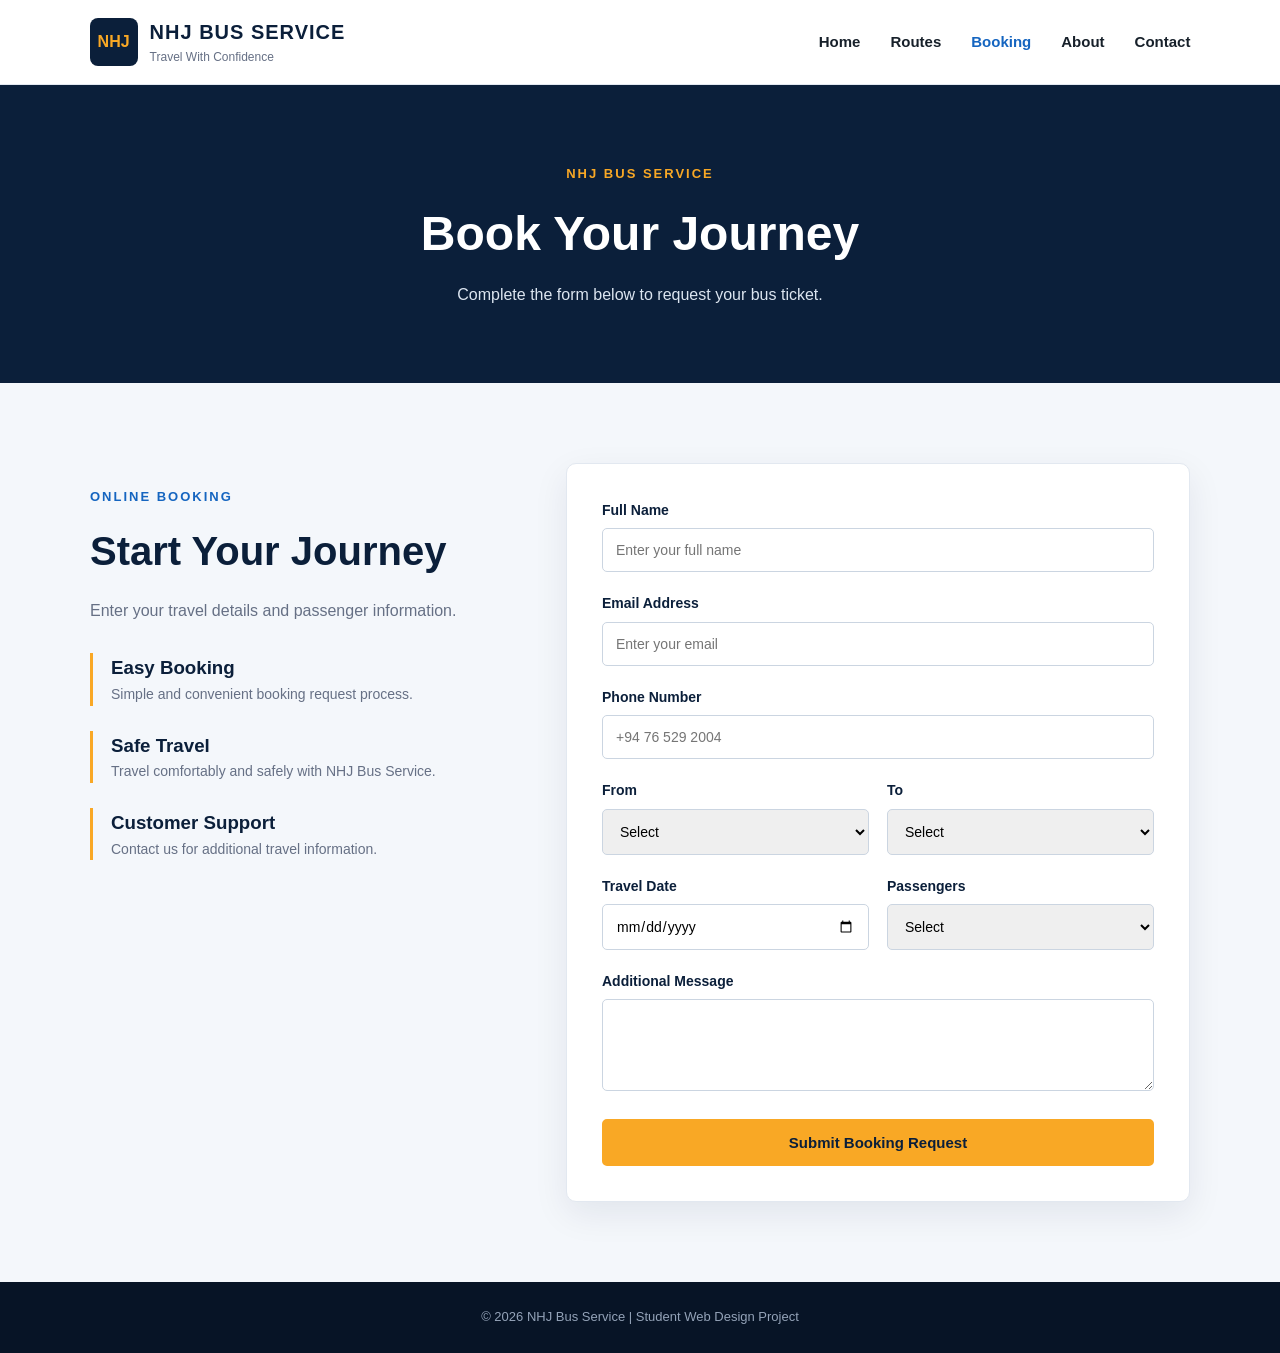
<file: booking.html>
<!DOCTYPE html>
<html lang="en">

<head>

    <meta charset="UTF-8">

    <meta name="viewport"
          content="width=device-width, initial-scale=1.0">

    <title>NHJ Bus Service | Booking</title>

    <link rel="stylesheet" href="style.css">

</head>

<body>

<header>

    <div class="logo">

        <div class="logo-box">
            NHJ
        </div>

        <div>
            <h1>NHJ BUS SERVICE</h1>
            <p>Travel With Confidence</p>
        </div>

    </div>


    <nav>

        <a href="index.html">
            Home
        </a>

        <a href="routes.html">
            Routes
        </a>

        <a href="booking.html"
           class="active">
            Booking
        </a>

        <a href="index.html#about">
            About
        </a>

        <a href="index.html#contact">
            Contact
        </a>

    </nav>

</header>

<main>

    

    <section class="page-title">

        <span>NHJ BUS SERVICE</span>

        <h2>Book Your Journey</h2>

        <p>
            Complete the form below to request
            your bus ticket.
        </p>

    </section>


   

    <section class="booking">

        <div class="booking-container">

            <div class="booking-info">

                <span>ONLINE BOOKING</span>

                <h2>
                    Start Your Journey
                </h2>

                <p>
                    Enter your travel details and
                    passenger information.
                </p>


                <div class="info-box">

                    <h3>
                        Easy Booking
                    </h3>

                    <p>
                        Simple and convenient booking
                        request process.
                    </p>

                </div>


                <div class="info-box">

                    <h3>
                        Safe Travel
                    </h3>

                    <p>
                        Travel comfortably and safely
                        with NHJ Bus Service.
                    </p>

                </div>


                <div class="info-box">

                    <h3>
                        Customer Support
                    </h3>

                    <p>
                        Contact us for additional
                        travel information.
                    </p>

                </div>

            </div>

            <div class="form-box">

                <form>

                    <label for="name">
                        Full Name
                    </label>

                    <input
                        type="text"
                        id="name"
                        placeholder="Enter your full name"
                        required
                    >


                    <label for="email">
                        Email Address
                    </label>

                    <input
                        type="email"
                        id="email"
                        placeholder="Enter your email"
                        required
                    >


                    <label for="phone">
                        Phone Number
                    </label>

                    <input
                        type="tel"
                        id="phone"
                        placeholder="+94 76 529 2004"
                        required
                    >


                    <div class="form-row">

                        <div>

                            <label for="from">
                                From
                            </label>

                            <select id="from" required>

                                <option value="">
                                    Select
                                </option>

                                <option>
                                    Colombo
                                </option>

                                <option>
                                    Kandy
                                </option>

                                <option>
                                    Galle
                                </option>

                                <option>
                                    Jaffna
                                </option>

                            </select>

                        </div>


                        <div>

                            <label for="to">
                                To
                            </label>

                            <select id="to" required>

                                <option value="">
                                    Select
                                </option>

                                <option>
                                    Colombo
                                </option>

                                <option>
                                    Kandy
                                </option>

                                <option>
                                    Galle
                                </option>

                                <option>
                                    Jaffna
                                </option>

                            </select>

                        </div>

                    </div>


                    <div class="form-row">

                        <div>

                            <label for="date">
                                Travel Date
                            </label>

                            <input
                                type="date"
                                id="date"
                                required
                            >

                        </div>


                        <div>

                            <label for="passengers">
                                Passengers
                            </label>

                            <select
                                id="passengers"
                                required>

                                <option value="">
                                    Select
                                </option>

                                <option>1</option>
                                <option>2</option>
                                <option>3</option>
                                <option>4</option>
                                <option>5</option>

                            </select>

                        </div>

                    </div>


                    <label for="message">
                        Additional Message
                    </label>

                    <textarea
                        id="message"
                        rows="4"
                        placeholder="Enter your message">
                    </textarea>


                    <button
                        type="submit"
                        class="btn yellow">

                        Submit Booking Request

                    </button>

                </form>

            </div>

        </div>

    </section>

</main>


<footer>

    <p>
        &copy; 2026 NHJ Bus Service |
        Student Web Design Project
    </p>

</footer>

</body>
</html>
</file>
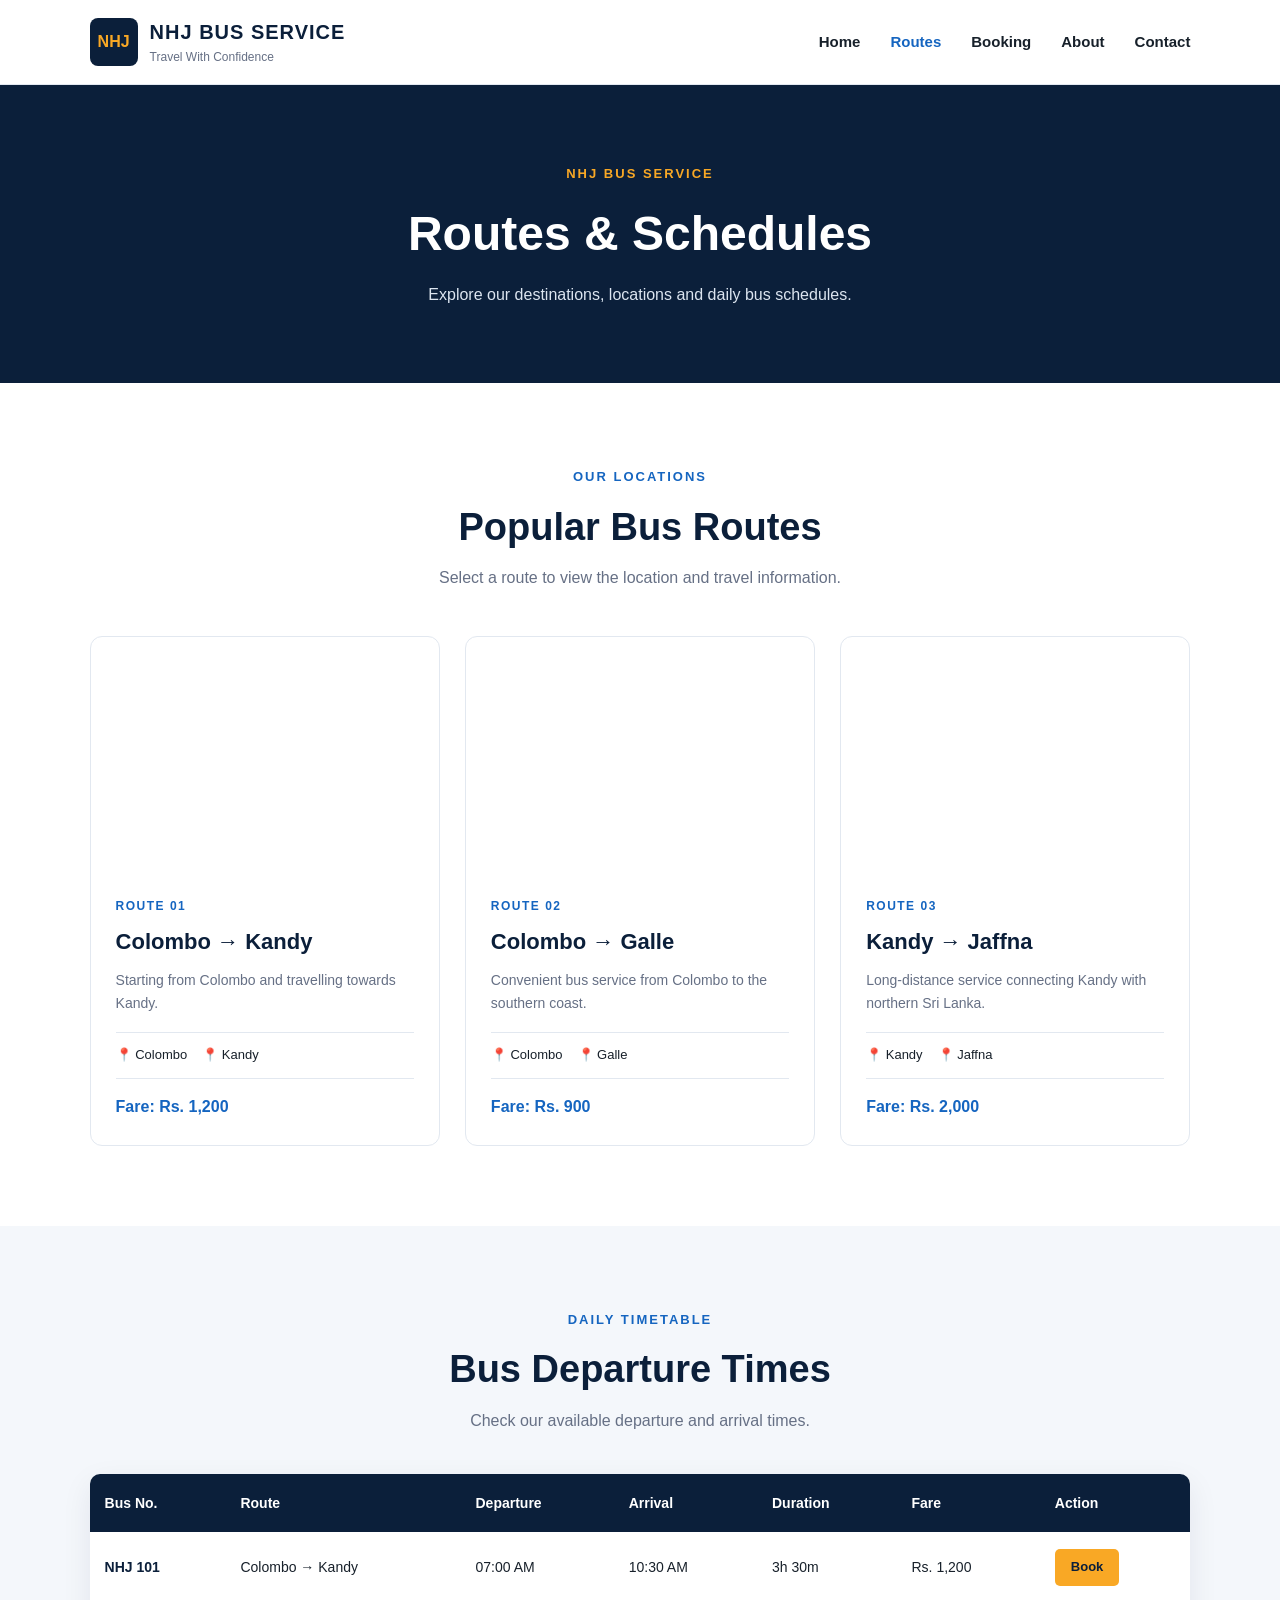
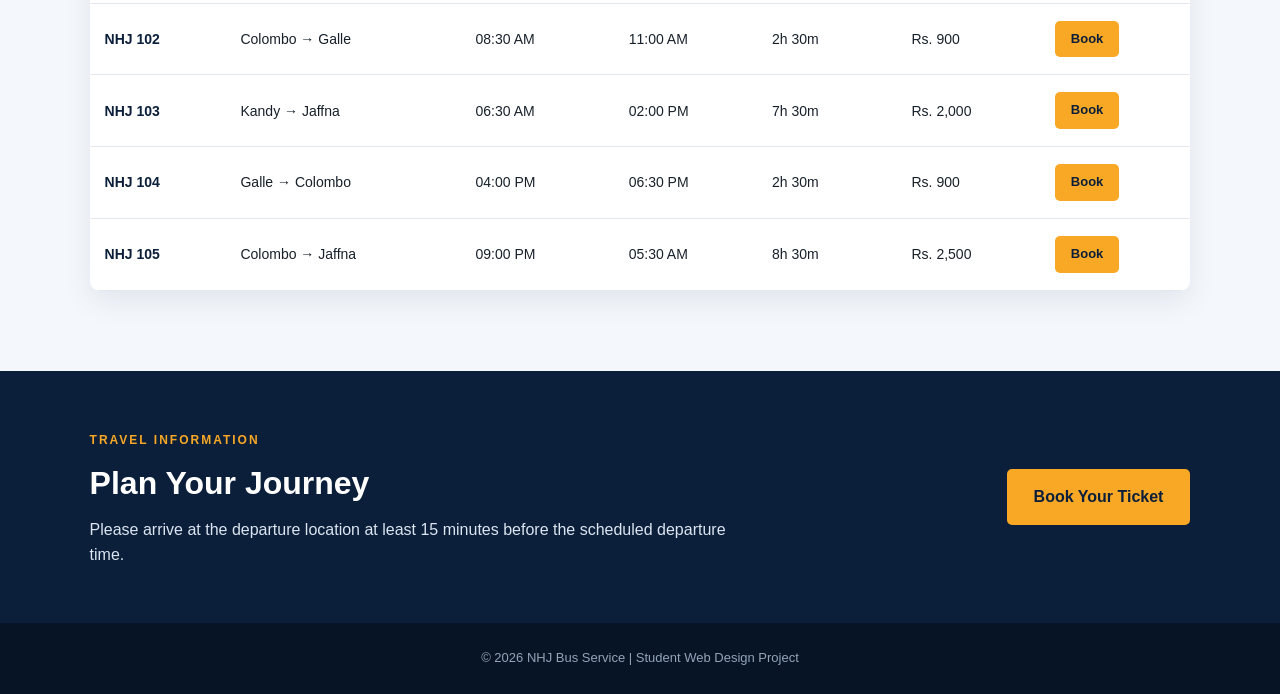
<file: routes.html>
<!DOCTYPE html>
<html lang="en">

<head>
    <meta charset="UTF-8">
    <meta name="viewport" content="width=device-width, initial-scale=1.0">

    <title>NHJ Bus Service | Routes</title>

    <link rel="stylesheet" href="style.css">
</head>

<body>

<!-- ==== HEADER ==== -->

    <header>

        <div class="logo">

            <div class="logo-box">
                NHJ
            </div>

            <div>
                <h1>NHJ BUS SERVICE</h1>
                <p>Travel With Confidence</p>
            </div>

        </div>


        <nav>

            <a href="index.html">
                Home
            </a>

            <a href="routes.html" class="active">
                Routes
            </a>

            <a href="booking.html">
                Booking
            </a>

            <a href="index.html#about">
                About
            </a>

            <a href="index.html#contact">
                Contact
            </a>

        </nav>

    </header>


<!-- === MAIN === -->

    <main>


<!-- PAGE TITLE -->

        <section class="page-title">

            <span>NHJ BUS SERVICE</span>

            <h2>Routes & Schedules</h2>

            <p>
                Explore our destinations, locations and
                daily bus schedules.
            </p>

        </section>



<!-- ================= ROUTE LOCATIONS ================= -->

        <section class="route-location">

            <div class="title">

                <span>OUR LOCATIONS</span>

                <h2>Popular Bus Routes</h2>

                <p>
                    Select a route to view the location
                    and travel information.
                </p>

            </div>


            <div class="location-grid">


<!-- COLOMBO LOCATION-->

                <article class="location-card">

                    <div class="location-image">

                        <iframe
                            src="https://www.google.com/maps?q=Colombo,Sri+Lanka&output=embed"
                            loading="lazy"
                            allowfullscreen>
                        </iframe>

                    </div>

                    <div class="location-content">

                        <span class="route-tag">
                            ROUTE 01
                        </span>

                        <h3>
                            Colombo → Kandy
                        </h3>

                        <p>
                            Starting from Colombo and
                            travelling towards Kandy.
                        </p>

                        <div class="route-details">

                            <span>
                                📍 Colombo
                            </span>

                            <span>
                                📍 Kandy
                            </span>

                        </div>

                        <strong>
                            Fare: Rs. 1,200
                        </strong>

                    </div>

                </article>



<!-- GALLE LOCATION -->

                <article class="location-card">

                    <div class="location-image">

                        <iframe
                            src="https://www.google.com/maps?q=Galle,Sri+Lanka&output=embed"
                            loading="lazy"
                            allowfullscreen>
                        </iframe>

                    </div>

                    <div class="location-content">

                        <span class="route-tag">
                            ROUTE 02
                        </span>

                        <h3>
                            Colombo → Galle
                        </h3>

                        <p>
                            Convenient bus service from
                            Colombo to the southern coast.
                        </p>

                        <div class="route-details">

                            <span>
                                📍 Colombo
                            </span>

                            <span>
                                📍 Galle
                            </span>

                        </div>

                        <strong>
                            Fare: Rs. 900
                        </strong>

                    </div>

                </article>



<!-- JAFFNA LOCATION -->

                <article class="location-card">

                    <div class="location-image">

                        <iframe
                            src="https://www.google.com/maps?q=Jaffna,Sri+Lanka&output=embed"
                            loading="lazy"
                            allowfullscreen>
                        </iframe>

                    </div>

                    <div class="location-content">

                        <span class="route-tag">
                            ROUTE 03
                        </span>

                        <h3>
                            Kandy → Jaffna
                        </h3>

                        <p>
                            Long-distance service connecting
                            Kandy with northern Sri Lanka.
                        </p>

                        <div class="route-details">

                            <span>
                                📍 Kandy
                            </span>

                            <span>
                                📍 Jaffna
                            </span>

                        </div>

                        <strong>
                            Fare: Rs. 2,000
                        </strong>

                    </div>

                </article>

            </div>

        </section>



<!-- ======= BUS TIME TABLE === -->

        <section class="bus-schedule">

            <div class="title">

                <span>DAILY TIMETABLE</span>

                <h2>Bus Departure Times</h2>

                <p>
                    Check our available departure and
                    arrival times.
                </p>

            </div>


            <div class="schedule-table">

                <table>

                    <thead>

                        <tr>

                            <th>Bus No.</th>

                            <th>Route</th>

                            <th>Departure</th>

                            <th>Arrival</th>

                            <th>Duration</th>

                            <th>Fare</th>

                            <th>Action</th>

                        </tr>

                    </thead>


                    <tbody>

                        <tr>

                            <td>
                                <strong>NHJ 101</strong>
                            </td>

                            <td>
                                Colombo → Kandy
                            </td>

                            <td>
                                07:00 AM
                            </td>

                            <td>
                                10:30 AM
                            </td>

                            <td>
                                3h 30m
                            </td>

                            <td>
                                Rs. 1,200
                            </td>

                            <td>

                                <a href="booking.html"
                                   class="small-btn">

                                    Book

                                </a>

                            </td>

                        </tr>


                        <tr>

                            <td>
                                <strong>NHJ 102</strong>
                            </td>

                            <td>
                                Colombo → Galle
                            </td>

                            <td>
                                08:30 AM
                            </td>

                            <td>
                                11:00 AM
                            </td>

                            <td>
                                2h 30m
                            </td>

                            <td>
                                Rs. 900
                            </td>

                            <td>

                                <a href="booking.html"
                                   class="small-btn">

                                    Book

                                </a>

                            </td>

                        </tr>


                        <tr>

                            <td>
                                <strong>NHJ 103</strong>
                            </td>

                            <td>
                                Kandy → Jaffna
                            </td>

                            <td>
                                06:30 AM
                            </td>

                            <td>
                                02:00 PM
                            </td>

                            <td>
                                7h 30m
                            </td>

                            <td>
                                Rs. 2,000
                            </td>

                            <td>

                                <a href="booking.html"
                                   class="small-btn">

                                    Book

                                </a>

                            </td>

                        </tr>


                        <tr>

                            <td>
                                <strong>NHJ 104</strong>
                            </td>

                            <td>
                                Galle → Colombo
                            </td>

                            <td>
                                04:00 PM
                            </td>

                            <td>
                                06:30 PM
                            </td>

                            <td>
                                2h 30m
                            </td>

                            <td>
                                Rs. 900
                            </td>

                            <td>

                                <a href="booking.html"
                                   class="small-btn">

                                    Book

                                </a>

                            </td>

                        </tr>


                        <tr>

                            <td>
                                <strong>NHJ 105</strong>
                            </td>

                            <td>
                                Colombo → Jaffna
                            </td>

                            <td>
                                09:00 PM
                            </td>

                            <td>
                                05:30 AM
                            </td>

                            <td>
                                8h 30m
                            </td>

                            <td>
                                Rs. 2,500
                            </td>

                            <td>

                                <a href="booking.html"
                                   class="small-btn">

                                    Book

                                </a>

                            </td>

                        </tr>

                    </tbody>

                </table>

            </div>

        </section>

<!-- ======= BUS Route === -->
        <section class="route-info">

            <div>

                <span>
                    TRAVEL INFORMATION
                </span>

                <h2>
                    Plan Your Journey
                </h2>

                <p>
                    Please arrive at the departure location
                    at least 15 minutes before the scheduled
                    departure time.
                </p>

            </div>


            <a href="booking.html"
               class="btn yellow">

                Book Your Ticket

            </a>

        </section>


    </main>

    <footer>

        <p>
            &copy; 2026 NHJ Bus Service |
            Student Web Design Project
        </p>

    </footer>


</body>

</html>
</file>
<file: style.css>
:root {

    --navy: #0B1F3A;
    --blue: #1565C0;
    --gold: #F9A825;
    --light: #F4F7FB;
    --white: #FFFFFF;
    --dark: #17202A;
    --gray: #667085;
    --border: #E2E8F0;

}

* {
    margin: 0;
    padding: 0;
    box-sizing: border-box;
}


html {
    scroll-behavior: smooth;
}


body {
    font-family: Arial, Helvetica, sans-serif;
    background: var(--light);
    color: var(--dark);
    line-height: 1.6;
}

header {
    height: 85px;
    padding: 0 7%;
    background: var(--white);
    display: flex;
    justify-content: space-between;
    align-items: center;
    border-bottom: 1px solid var(--border);
}
.logo {
    display: flex;
    align-items: center;
    gap: 12px;

}


.logo-box {
    width: 48px;
    height: 48px;
    background: var(--navy);
    color: var(--gold);
    display: flex;
    align-items: center;
    justify-content: center;
    border-radius: 8px;
    font-weight: bold;
}


.logo h1 {
    color: var(--navy);
    font-size: 20px;
    letter-spacing: 1px;
}


.logo p {
    color: var(--gray);
    font-size: 12px;
}

nav {
    display: flex;
    gap: 30px;
}

nav a {
    text-decoration: none;
    color: var(--dark);
    font-weight: bold;
    font-size: 15px;
    transition: 0.3s;
}

nav a:hover,
nav a.active {
    color: var(--blue);
}

.hero {

    min-height: 540px;

    display: grid;

    grid-template-columns: 48% 52%;

    background: var(--navy);

}


.hero-text {

    padding: 80px 30px 80px 13%;

    display: flex;

    flex-direction: column;

    justify-content: center;

    color: var(--white);

}

.hero-text > span {

    color: var(--gold);
    font-size: 13px;
    font-weight: bold;
    letter-spacing: 2px;
    margin-bottom: 18px;
}

.hero-text h2 {
    font-size: clamp(45px, 5vw, 70px);
    line-height: 1.08;
    margin-bottom: 22px;
}

.hero-text p {
    max-width: 560px;
    color: #DCE5F0;
    font-size: 17px;
    margin-bottom: 30px;
}

.hero-image {
    position: relative;
    overflow: hidden;
}

.hero-image::before {
    content: "";
    position: absolute;
    left: 0;
    top: 0;
    width: 180px;
    height: 100%;
    z-index: 1;
    background:
        linear-gradient(
            to right,
            var(--navy),
            transparent
        );

}

.hero-image img {
    width: 100%;
    height: 100%;
    object-fit: cover;
    display: block;
}

.buttons {
    display: flex;
    gap: 15px;
    flex-wrap: wrap;
}

.btn {
    display: inline-block;
    padding: 13px 25px;
    border-radius: 5px;
    text-decoration: none;
    font-weight: bold;
    transition: 0.3s;
    cursor: pointer;
}



.route-location {

    padding: 80px 7%;

    background: var(--white);
}


.location-grid {

    display: grid;

    grid-template-columns:
        repeat(3, 1fr);

    gap: 25px;

    margin-top: 45px;
}


.location-card {

    background: var(--white);

    border: 1px solid var(--border);

    border-radius: 12px;

    overflow: hidden;

    transition: 0.3s;

}


.location-card:hover {

    transform: translateY(-6px);

    box-shadow:
        0 15px 35px
        rgba(11, 31, 58, 0.12);

}




.location-image {

    width: 100%;

    height: 230px;

    overflow: hidden;

}


.location-image iframe {

    width: 100%;

    height: 100%;

    border: 0;

}




.location-content {

    padding: 25px;
}


.route-tag {

    display: inline-block;

    color: var(--blue);

    font-size: 12px;

    font-weight: bold;

    letter-spacing: 1.5px;

    margin-bottom: 8px;
}


.location-content h3 {

    color: var(--navy);

    font-size: 22px;

    margin-bottom: 10px;

}


.location-content p {

    color: var(--gray);

    font-size: 14px;

    margin-bottom: 18px;

}


.route-details {

    display: flex;

    gap: 15px;

    flex-wrap: wrap;

    padding: 12px 0;

    border-top: 1px solid var(--border);

    border-bottom: 1px solid var(--border);

    margin-bottom: 15px;

}


.route-details span {

    font-size: 13px;

    color: var(--dark);

}


.location-content strong {

    color: var(--blue);

}

.bus-schedule {

    padding: 80px 7%;

    background: var(--light);

}


.schedule-table {

    margin-top: 40px;

    overflow-x: auto;

    border-radius: 10px;

    box-shadow:
        0 10px 30px
        rgba(11, 31, 58, 0.08);

}


.schedule-table table {

    width: 100%;

    min-width: 900px;

    border-collapse: collapse;

    background: var(--white);

}


.schedule-table th {

    background: var(--navy);

    color: var(--white);

    padding: 18px 15px;

    text-align: left;

    font-size: 14px;

}


.schedule-table td {

    padding: 17px 15px;

    border-bottom: 1px solid var(--border);

    font-size: 14px;

    color: var(--dark);

}


.schedule-table tbody tr:hover {

    background: #F8FAFC;

}


.schedule-table td strong {

    color: var(--navy);

}


.small-btn {

    display: inline-block;

    padding: 8px 16px;

    background: var(--gold);

    color: var(--navy);

    text-decoration: none;

    font-size: 13px;

    font-weight: bold;

    border-radius: 5px;

    transition: 0.3s;

}


.small-btn:hover {

    background: var(--navy);

    color: var(--white);

}


.route-info {

    padding: 55px 7%;

    background: var(--navy);

    color: var(--white);

    display: flex;

    justify-content: space-between;

    align-items: center;

    gap: 30px;

}


.route-info span {

    color: var(--gold);

    font-size: 12px;

    font-weight: bold;

    letter-spacing: 2px;

}


.route-info h2 {
    font-size: 32px;
    margin: 7px 0;
}


.route-info p {
    color: #DCE5F0;
    max-width: 650px;

}

@media (max-width: 950px) {

    .location-grid {

        grid-template-columns: 1fr 1fr;

    }

}


@media (max-width: 700px) {

    .location-grid {

        grid-template-columns: 1fr;

    }


    .route-info {

        flex-direction: column;

        align-items: flex-start;

    }

}

.yellow {
    background: var(--gold);
    color: var(--navy);
    border: 2px solid var(--gold);
}


.yellow:hover {
    background: var(--white);
    border-color: var(--white);
}


.outline {
    color: var(--white);
    border: 2px solid var(--white);
}


.outline:hover {
    background: var(--white);
    color: var(--navy);
}

.title {
    text-align: center;
}

.title span {
    color: var(--blue);
    font-size: 13px;
    font-weight: bold;
    letter-spacing: 2px;
}

.title h2 {
    color: var(--navy);
    font-size: 38px;
    margin: 8px 0;
}

.title p {
    color: var(--gray);
}

.services {
    padding: 80px 7%;
    background: var(--white);
}

.cards {
    display: grid;
    grid-template-columns:
        repeat(3, 1fr);
    gap: 25px;
    margin-top: 45px;

}

.cards article {
    padding: 30px;
    border: 1px solid var(--border);
    border-radius: 10px;
    background: var(--white);
    transition: 0.3s;
}


.cards article:hover {
    transform: translateY(-6px);
    box-shadow:
        0 12px 30px
        rgba(11, 31, 58, 0.12);
}

.number {
    width: 48px;
    height: 48px;
    background: var(--navy);
    color: var(--gold);
    display: flex;
    justify-content: center;
    align-items: center;
    border-radius: 6px;
    font-weight: bold;
    margin-bottom: 18px;
}

.cards h3 {
    color: var(--navy);
    margin-bottom: 8px;
}


.cards p {
    color: var(--gray);
}

.about {
    padding: 80px 7%;
    text-align: center;
    background: var(--light);
}

.about > span,
.contact > span {
    color: var(--blue);
    font-size: 13px;
    font-weight: bold;
    letter-spacing: 2px;
}

.about h2 {
    color: var(--navy);
    font-size: 38px;
    margin: 10px 0 15px;
}


.about p {
    max-width: 700px;
    margin: 8px auto;
    color: var(--gray);
}

.contact {
    padding: 70px 7%;
    text-align: center;
    background: var(--navy);
    color: var(--white);
}

.contact > span {
    color: var(--gold);
}

.contact h2 {
    font-size: 35px;
    margin: 10px 0 20px;
}

.contact p {
    color: #DCE5F0;
    margin: 5px;
}

.page-title {
    background: var(--navy);
    color: var(--white);
    text-align: center;
    padding: 75px 7%;
}

.page-title span {
    color: var(--gold);
    font-size: 13px;
    font-weight: bold;
    letter-spacing: 2px;
}

.page-title h2 {
    font-size: 48px;
    margin: 10px 0
}

.page-title p {
    color: #DCE5F0;
}

.routes {
    padding: 80px 7%;
    background: var(--white);
}

.route-cards {
    display: grid;
    grid-template-columns:
        repeat(3, 1fr);
    gap: 25px;
    margin-top: 45px;
}

.route-card {
    padding: 30px;
    border: 1px solid var(--border);
    border-radius: 10px;
    transition: 0.3s;
}

.route-card:hover {
    transform: translateY(-6px);
    box-shadow:
        0 12px 30px
        rgba(11, 31, 58, 0.12);
}

.route-card h3 {
    color: var(--navy);
    margin-bottom: 10px;
}

.route-card p {
    color: var(--gray);
    margin-bottom: 15px;
}

.route-card strong {
    color: var(--blue);
}

.schedule {
    padding: 80px 7%;
    background: var(--light);
}

.table-box {
    overflow-x: auto;
    margin-top: 40px;
}

table {
    width: 100%;
    border-collapse: collapse;
    background: var(--white);
}

th {
    background: var(--navy);
    color: var(--white);
    padding: 16px;
    text-align: left;
}

td {
    padding: 15px;
    border-bottom: 1px solid var(--border);
}

tr:hover {
    background: #F8FAFC;
}

.center {
    text-align: center;
    margin-top: 35px;
}

.booking {
    padding: 80px 7%;
    background: var(--light);
}

.booking-container {
    max-width: 1100px;
    margin: auto;
    display: grid;
    grid-template-columns: 0.8fr 1.2fr;
    gap: 60px;
}

.booking-info {
    padding-top: 20px;
}


.booking-info > span {
    color: var(--blue);
    font-size: 13px;
    font-weight: bold;
    letter-spacing: 2px;
}

.booking-info h2 {
    color: var(--navy);
    font-size: 40px;
    margin: 10px 0 15px;
}

.booking-info > p {
    color: var(--gray);
    margin-bottom: 30px;
}

.info-box {
    border-left: 3px solid var(--gold);
    padding-left: 18px;
    margin-bottom: 25px;
}

.info-box h3 {
    color: var(--navy);
}

.info-box p {
    color: var(--gray);
    font-size: 14px;
}

.form-box {
    background: var(--white);
    padding: 35px;
    border: 1px solid var(--border);
    border-radius: 10px;
    box-shadow:
        0 12px 35px
        rgba(11, 31, 58, 0.08);
}

form label {
    display: block;
    color: var(--navy);
    font-size: 14px;
    font-weight: bold;
    margin-bottom: 7px;
}


form input,
form select,
form textarea {
    width: 100%;
    padding: 13px;
    margin-bottom: 20px;
    border: 1px solid #CBD5E1;
    border-radius: 5px;
    font-family: Arial, sans-serif;
    font-size: 14px;
    outline: none;
}


form input:focus,
form select:focus,
form textarea:focus {
    border-color: var(--blue);
}


.form-row {
    display: grid;
    grid-template-columns: 1fr 1fr;
    gap: 18px;
}

form textarea {
    resize: vertical;
}


form button {
    width: 100%;
    border: none;
    font-size: 15px;
}

footer {
    padding: 25px;
    text-align: center;
    background: #071426;
    color: #94A3B8;
    font-size: 13px;
}

@media (max-width: 900px) {

    header {
        height: auto;
        padding: 20px;
        flex-direction: column;
        gap: 20px;
    }


    nav {
        gap: 15px;
        flex-wrap: wrap;
        justify-content: center;
    }

    .hero {
        grid-template-columns: 1fr;
    }

    .hero-text {
        padding: 70px 7%;
    }

    .hero-image {
        min-height: 350px;
    }

    .cards,
    .route-cards {
        grid-template-columns: 1fr;
    }

    .booking-container {
        grid-template-columns: 1fr;
        gap: 35px;

    }
}

@media (max-width: 600px) {
   .hero-text h2 {
        font-size: 42px;
    }

    .page-title h2 {
        font-size: 36px;
    }

    .title h2,
    .about h2 {
        font-size: 30px;
    }

    .form-row {
        grid-template-columns: 1fr;
        gap: 0;
    }

    .form-box {
        padding: 25px 20px;
    }
}
</file>
